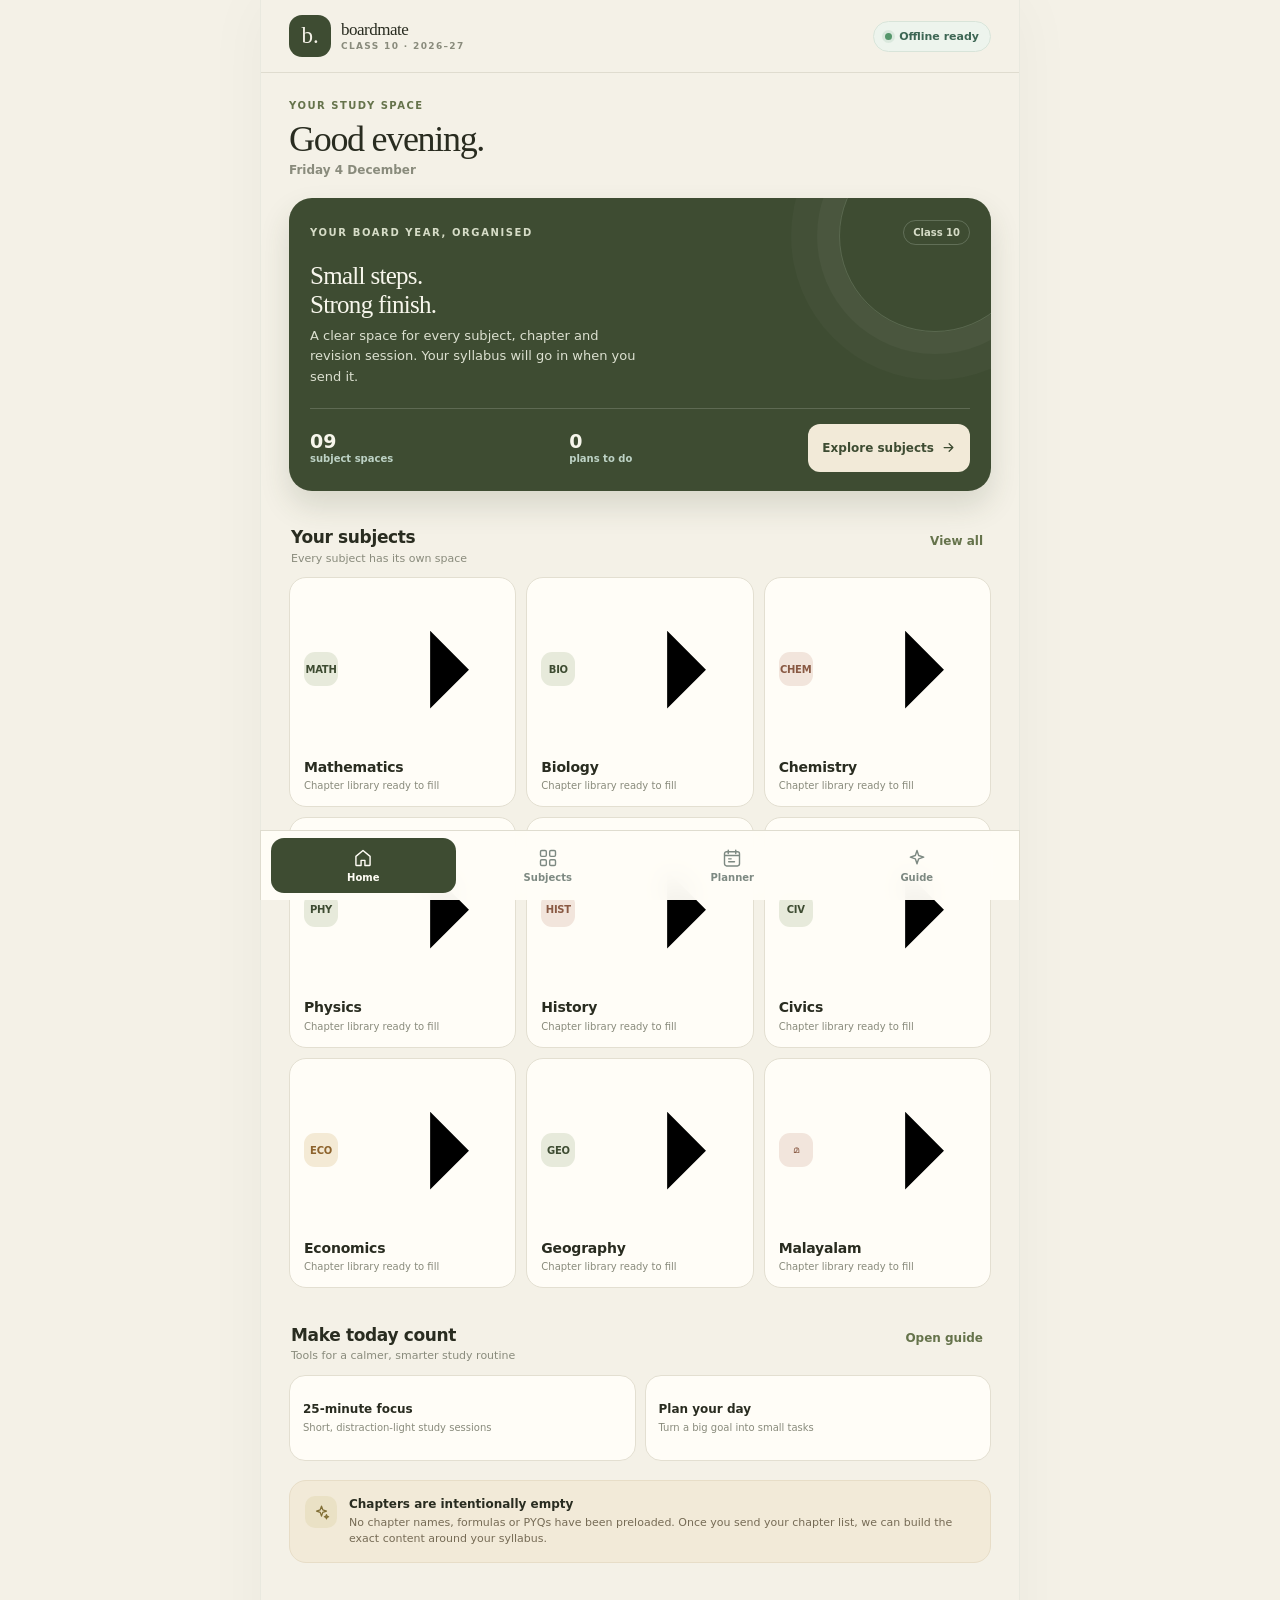
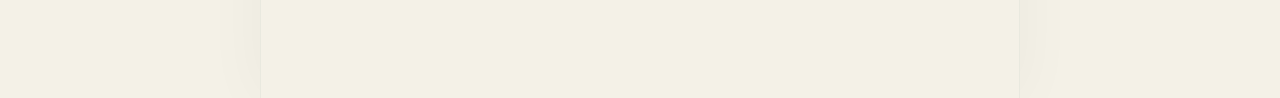
<file: index.html>
<!doctype html>
<html lang="en">
<head>
  <meta charset="utf-8">
  <meta name="viewport" content="width=device-width, initial-scale=1, viewport-fit=cover">
  <meta name="theme-color" content="#3e4c32">
  <meta name="description" content="A mobile-first Class 10 board-exam companion with subject workspaces, a planner, focus timer and practical exam guides.">
  <meta name="application-name" content="Boardmate">
  <meta name="mobile-web-app-capable" content="yes">
  <meta name="apple-mobile-web-app-capable" content="yes">
  <meta name="apple-mobile-web-app-status-bar-style" content="default">
  <link rel="manifest" href="./manifest.webmanifest">
  <link rel="icon" href="./assets/icon.svg" type="image/svg+xml">
  <link rel="apple-touch-icon" href="./assets/icon-192.png">
  <link rel="stylesheet" href="./styles.css">
  <title>Boardmate — Your board prep, organised</title>
</head>
<body>
  <div class="app-shell">
    <header class="topbar">
      <a class="brand" href="#home" aria-label="Boardmate home" data-nav="home">
        <span class="brand-mark" aria-hidden="true">
          <svg viewBox="0 0 32 32" focusable="false"><path d="M7 6.5c3.6-1.1 6.7-.5 9 1.3 2.3-1.8 5.4-2.4 9-1.3v18c-3.6-1.1-6.7-.5-9 1.3-2.3-1.8-5.4-2.4-9-1.3z"/><path d="M16 8v17.8M10.5 11.2c1.6-.2 3 .1 4.2.8M21.5 11.2c-1.6-.2-3 .1-4.2.8"/></svg>
        </span>
        <span class="brand-copy"><strong>boardmate</strong><small>CLASS 10 · 2026–27</small></span>
      </a>
      <span class="offline-pill"><span class="status-dot"></span> Offline ready</span>
    </header>

    <main id="app" class="main-content" tabindex="-1" aria-live="off">
      <section class="loading-state" aria-label="Loading Boardmate">
        <span class="loading-mark">b.</span>
        <p>Getting your study space ready…</p>
      </section>
    </main>

    <nav class="bottom-nav" aria-label="Main navigation">
      <button class="nav-item is-active" type="button" data-nav="home" aria-current="page">
        <svg viewBox="0 0 24 24" aria-hidden="true"><path d="m3.5 10 8.5-7 8.5 7v10a1 1 0 0 1-1 1h-5.2v-6.2h-4.6V21H4.5a1 1 0 0 1-1-1z"/></svg>
        <span>Home</span>
      </button>
      <button class="nav-item" type="button" data-nav="subjects">
        <svg viewBox="0 0 24 24" aria-hidden="true"><rect x="3" y="3" width="7" height="7" rx="1.5"/><rect x="14" y="3" width="7" height="7" rx="1.5"/><rect x="3" y="14" width="7" height="7" rx="1.5"/><rect x="14" y="14" width="7" height="7" rx="1.5"/></svg>
        <span>Subjects</span>
      </button>
      <button class="nav-item" type="button" data-nav="planner">
        <svg viewBox="0 0 24 24" aria-hidden="true"><rect x="3" y="4.5" width="18" height="17" rx="2.5"/><path d="M7.5 2.5v4M16.5 2.5v4M3.5 9h17M8 13h3M8 16.5h7"/></svg>
        <span>Planner</span>
      </button>
      <button class="nav-item" type="button" data-nav="guide"><svg viewBox="0 0 24 24" aria-hidden="true"><path d="m12 3 2 6 6 2-6 2-2 6-2-6-6-2 6-2z"/></svg><span>Guide</span></button>
    </nav>
  </div>

  <div id="toast" class="toast" role="status" aria-live="polite"></div>
  <script src="./app.js" defer></script>
</body>
</html>
</file>
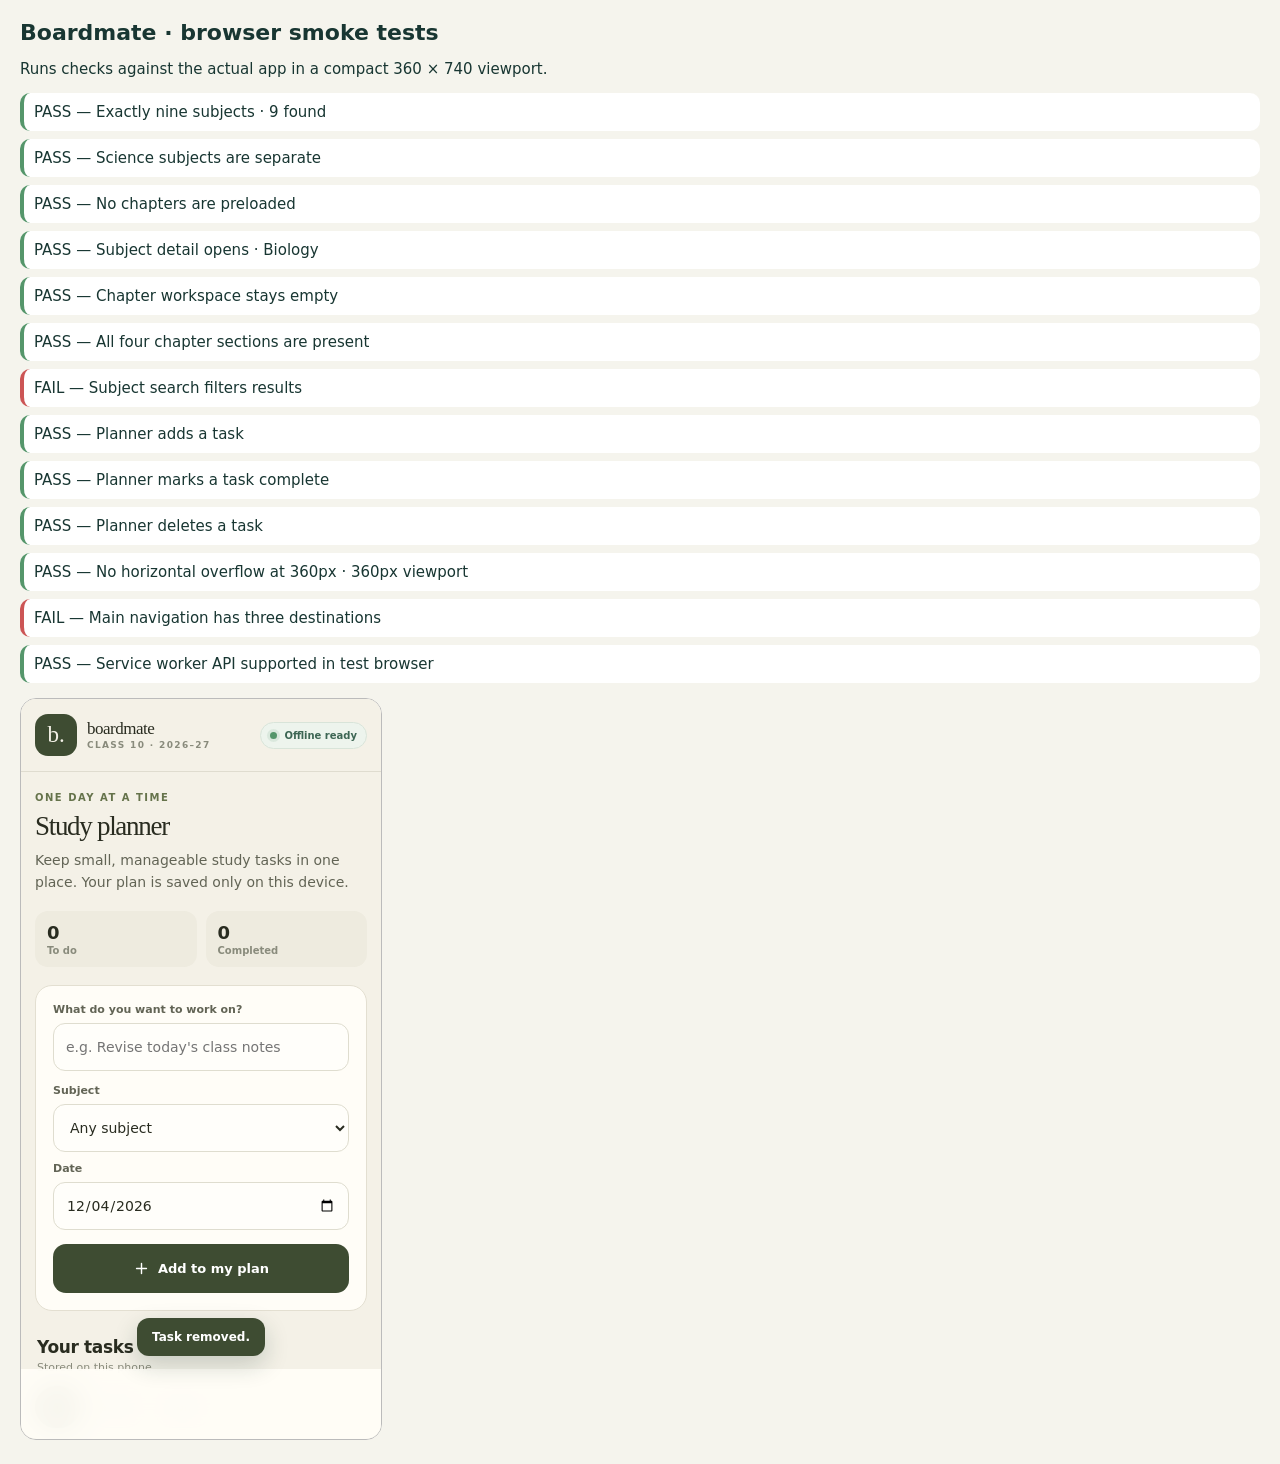
<file: tests/browser-smoke.html>
<!doctype html>
<html lang="en">
<head><meta charset="utf-8"><meta name="viewport" content="width=device-width,initial-scale=1"><title>Boardmate browser smoke tests</title>
<style>body{font:15px system-ui,sans-serif;margin:20px;background:#f5f4ed;color:#183632}h1{font-size:22px}#results{padding:0;list-style:none}li{margin:8px 0;padding:10px;border-radius:10px;background:#fff}li.pass{border-left:4px solid #55966b}li.fail{border-left:4px solid #c55}iframe{width:360px;height:740px;border:1px solid #bbb;border-radius:16px;background:white}small{color:#60726a}</style></head>
<body>
<h1>Boardmate · browser smoke tests</h1>
<p>Runs checks against the actual app in a compact 360 × 740 viewport.</p>
<ul id="results" aria-live="polite"></ul>
<iframe id="app-frame" src="../index.html"></iframe>
<script>
(() => {
  const out = document.getElementById('results');
  const report = (name, ok, detail = '') => {
    const li = document.createElement('li'); li.className = ok ? 'pass' : 'fail';
    li.textContent = `${ok ? 'PASS' : 'FAIL'} — ${name}${detail ? ` · ${detail}` : ''}`; out.appendChild(li);
  };
  const frame = document.getElementById('app-frame');
  frame.addEventListener('load', () => {
    const win = frame.contentWindow, doc = frame.contentDocument;
    const api = win.__BOARDMATE_TEST__;
    if (!api) { report('App test API available', false); return; }
    const subjects = api.subjects();
    report('Exactly nine subjects', subjects.length === 9, `${subjects.length} found`);
    report('Science subjects are separate', ['biology','chemistry','physics'].every(id => subjects.some(s => s.id === id)));
    report('No chapters are preloaded', subjects.every(s => s.chapterCount === 0));

    api.openSubject('biology');
    const detail = doc.querySelector('#subject-title')?.textContent;
    const structure = [...doc.querySelectorAll('.template-card strong')].map(el => el.textContent.trim());
    report('Subject detail opens', detail === 'Biology', detail || 'missing title');
    report('Chapter workspace stays empty', /No chapters added yet/i.test(doc.body.textContent));
    report('All four chapter sections are present', ['Value points','Previous year questions','Formula bank & key facts','Quick revision'].every(t => structure.includes(t)));

    api.openView('subjects');
    const search = doc.querySelector('#subject-search');
    search.value = 'chem'; search.dispatchEvent(new win.Event('input', { bubbles: true }));
    report('Subject search filters results', doc.body.textContent.includes('Chemistry') && !doc.body.textContent.includes('Biology'));
    api.openView('planner');
    api.clearTasks();
    api.addTask('Smoke test: revise notes', 'maths', '2026-11-12');
    let task = doc.querySelector('.task-item');
    report('Planner adds a task', !!task && task.textContent.includes('Smoke test: revise notes'));
    task?.querySelector('[data-toggle-task]')?.click();
    report('Planner marks a task complete', api.state().tasks[0]?.done === true);
    task = doc.querySelector('.task-item');
    task?.querySelector('[data-delete-task]')?.click();
    report('Planner deletes a task', api.state().tasks.length === 0);

    const overflow = doc.documentElement.scrollWidth > doc.documentElement.clientWidth;
    report('No horizontal overflow at 360px', !overflow, `${doc.documentElement.clientWidth}px viewport`);
    report('Main navigation has three destinations', doc.querySelectorAll('.nav-item').length === 3);
    report('Service worker API supported in test browser', 'serviceWorker' in win.navigator);
  });
})();
</script>
</body></html>
</file>
<file: styles.css>
:root {
  color-scheme: light;
  --ink: #172d46;
  --ink-soft: #52657b;
  --muted: #78899a;
  --paper: #f1f6fb;
  --surface: #ffffff;
  --surface-soft: #e8f0f8;
  --line: #dce6f0;
  --green: #2876a8;
  --green-dark: #173b5e;
  --mint: #dcecf8;
  --orange: #e56d58;
  --orange-soft: #ffebe5;
  --blue-soft: #e2eff9;
  --yellow-soft: #fff3d4;
  --shadow: 0 14px 34px rgba(24, 54, 50, .07);
  font-family: system-ui, -apple-system, BlinkMacSystemFont, "Segoe UI", sans-serif;
  font-synthesis: none;
  text-rendering: optimizeLegibility;
  -webkit-font-smoothing: antialiased;
  -moz-osx-font-smoothing: grayscale;
}

* { box-sizing: border-box; }
html { min-height: 100%; background: var(--paper); }
body { margin: 0; min-width: 320px; min-height: 100vh; color: var(--ink); background: var(--paper); }
button, input, select { font: inherit; }
button { color: inherit; }
button:focus-visible, a:focus-visible, input:focus-visible, select:focus-visible { outline: 3px solid rgba(229, 109, 88, .7); outline-offset: 3px; }
button:disabled { opacity: .55; cursor: not-allowed; }

.app-shell { width: min(100%, 760px); min-height: 100vh; margin: 0 auto; padding-bottom: calc(86px + env(safe-area-inset-bottom)); background: var(--paper); }
.topbar { position: sticky; z-index: 20; top: 0; display: flex; align-items: center; justify-content: space-between; gap: 12px; min-height: 72px; padding: 12px 20px; border-bottom: 1px solid rgba(228, 230, 220, .85); background: rgba(241, 246, 251, .95); backdrop-filter: blur(12px); }
.brand { display: inline-flex; align-items: center; gap: 10px; min-height: 48px; text-decoration: none; color: inherit; }
.brand-mark { display: grid; width: 42px; height: 42px; place-items: center; border-radius: 14px; background: var(--green-dark); box-shadow: 0 5px 12px rgba(23, 62, 58, .16); }
.brand-mark svg { width: 29px; height: 29px; fill: none; stroke: #f5f4ed; stroke-width: 1.55; stroke-linecap: round; stroke-linejoin: round; }
.brand-copy { display: grid; gap: 1px; }
.brand-copy strong { font-size: 17px; line-height: 1.1; letter-spacing: -.5px; font-weight: 780; }
.brand-copy small { color: var(--muted); font-size: 9px; font-weight: 800; letter-spacing: 1.35px; }
.offline-pill { display: inline-flex; align-items: center; gap: 7px; padding: 8px 11px; border: 1px solid #d8e4d9; border-radius: 999px; background: #edf4ed; color: #3d6654; font-size: 11px; font-weight: 720; white-space: nowrap; }
.status-dot { width: 7px; height: 7px; border-radius: 50%; background: #55966b; box-shadow: 0 0 0 3px rgba(85, 150, 107, .12); }
.main-content { padding: 20px 18px 30px; }
.loading-state { min-height: 60vh; display: grid; align-content: center; justify-items: center; color: var(--muted); text-align: center; }
.loading-mark { display: grid; width: 54px; height: 54px; place-items: center; border-radius: 18px; color: white; background: var(--green-dark); font-size: 25px; font-weight: 800; }

.eyebrow { margin: 0 0 8px; color: var(--green); font-size: 10px; font-weight: 820; letter-spacing: 1.6px; text-transform: uppercase; }
.page-heading { margin: 0; font-size: clamp(27px, 7vw, 36px); line-height: 1.12; letter-spacing: -1.3px; font-weight: 780; }
.page-subtitle { max-width: 440px; margin: 9px 0 0; color: var(--ink-soft); font-size: 14px; line-height: 1.55; }
.greeting-row { display: flex; align-items: flex-start; justify-content: space-between; gap: 12px; }
.date-label { margin: 4px 0 0; color: var(--muted); font-size: 12px; font-weight: 600; }
.hero-card { position: relative; overflow: hidden; margin-top: 21px; padding: 22px 21px 19px; border-radius: 24px; color: #f7f6ec; background: var(--green-dark); box-shadow: 0 14px 28px rgba(23, 62, 58, .15); }
.hero-card::after { position: absolute; right: -40px; top: -58px; width: 190px; height: 190px; border: 1px solid rgba(237, 244, 231, .16); border-radius: 50%; content: ""; box-shadow: 0 0 0 22px rgba(237, 244, 231, .035), 0 0 0 48px rgba(237, 244, 231, .025); pointer-events: none; }
.hero-topline { display: flex; align-items: center; justify-content: space-between; gap: 10px; }
.hero-label { color: #b8d1c4; font-size: 10px; font-weight: 820; letter-spacing: 1.6px; text-transform: uppercase; }
.hero-mini-tag { padding: 6px 9px; border: 1px solid rgba(225, 240, 227, .21); border-radius: 999px; color: #dcebe2; font-size: 10px; font-weight: 700; }
.hero-title { position: relative; z-index: 1; max-width: 330px; margin: 16px 0 7px; font-size: 25px; line-height: 1.16; letter-spacing: -.7px; }
.hero-copy { position: relative; z-index: 1; max-width: 340px; margin: 0; color: #d5e2d8; font-size: 13px; line-height: 1.55; }
.hero-bottom { display: flex; align-items: center; justify-content: space-between; gap: 10px; margin-top: 21px; padding-top: 15px; border-top: 1px solid rgba(237, 244, 231, .18); }
.hero-stat { display: grid; gap: 2px; }
.hero-stat strong { font-size: 19px; line-height: 1; }
.hero-stat span { color: #bdd2c5; font-size: 10px; font-weight: 650; }
.hero-cta { position: relative; z-index: 1; display: inline-flex; align-items: center; justify-content: center; gap: 7px; min-height: 48px; padding: 0 14px; border: 0; border-radius: 13px; color: var(--green-dark); background: #f1f2e9; font-size: 12px; font-weight: 800; cursor: pointer; }
.hero-cta svg { width: 15px; height: 15px; fill: none; stroke: currentColor; stroke-width: 2; stroke-linecap: round; stroke-linejoin: round; }

.section-heading { display: flex; align-items: end; justify-content: space-between; gap: 12px; margin: 26px 2px 12px; }
.section-heading h2 { margin: 0; font-size: 17px; line-height: 1.2; letter-spacing: -.35px; }
.section-heading p { margin: 4px 0 0; color: var(--muted); font-size: 11px; }
.text-button { min-height: 48px; padding: 0 6px; border: 0; color: var(--green); background: transparent; font-size: 12px; font-weight: 800; cursor: pointer; }
.subject-grid { display: grid; grid-template-columns: repeat(2, minmax(0, 1fr)); gap: 10px; }
.subject-card { position: relative; display: flex; min-width: 0; min-height: 112px; flex-direction: column; align-items: flex-start; justify-content: space-between; gap: 12px; padding: 14px; border: 1px solid var(--line); border-radius: 18px; background: var(--surface); text-align: left; cursor: pointer; transition: transform .16s ease, box-shadow .16s ease, border-color .16s ease; }
.subject-card:active { transform: scale(.985); }
@media (hover:hover) { .subject-card:hover { transform: translateY(-2px); border-color: #cbd9ce; box-shadow: var(--shadow); } }
.subject-card-top { display: flex; width: 100%; align-items: center; justify-content: space-between; gap: 8px; }
.subject-icon { display: grid; width: 34px; height: 34px; flex: 0 0 auto; place-items: center; border-radius: 11px; color: var(--green-dark); background: var(--mint); font-size: 10px; font-weight: 850; letter-spacing: -.3px; }
.subject-icon.orange { color: #8a4d32; background: var(--orange-soft); }
.subject-icon.blue { color: #3a5f6b; background: var(--blue-soft); }
.subject-icon.yellow { color: #796533; background: var(--yellow-soft); }
.card-arrow { width: 17px; height: 17px; fill: none; stroke: #96a29b; stroke-width: 1.8; stroke-linecap: round; stroke-linejoin: round; }
.subject-card-copy { display: block; }
.subject-card-copy strong { display: block; margin: 0; font-size: 14px; line-height: 1.15; font-weight: 760; letter-spacing: -.2px; }
.subject-card-copy small { display: block; margin-top: 4px; color: var(--muted); font-size: 10px; line-height: 1.3; }

.info-strip { display: flex; align-items: flex-start; gap: 12px; margin-top: 19px; padding: 15px; border: 1px solid #e4dfcc; border-radius: 17px; background: #f5f0df; }
.info-icon { display: grid; width: 32px; height: 32px; flex: 0 0 auto; place-items: center; border-radius: 10px; color: #806e35; background: #eae1c5; }
.info-icon svg { width: 17px; height: 17px; fill: none; stroke: currentColor; stroke-width: 1.8; stroke-linecap: round; stroke-linejoin: round; }
.info-strip strong { display: block; margin: 1px 0 4px; font-size: 12px; }
.info-strip p { margin: 0; color: #746c53; font-size: 11px; line-height: 1.45; }

.search-wrap { position: relative; margin-top: 19px; }
.search-wrap svg { position: absolute; left: 15px; top: 50%; width: 18px; height: 18px; transform: translateY(-50%); fill: none; stroke: #77857d; stroke-width: 1.8; stroke-linecap: round; }
.search-input { width: 100%; min-height: 50px; padding: 0 15px 0 43px; border: 1px solid var(--line); border-radius: 15px; outline: none; color: var(--ink); background: #fff; font-size: 14px; }
.search-input::placeholder { color: #929b95; }
.group-label { margin: 23px 2px 10px; color: var(--muted); font-size: 10px; font-weight: 830; letter-spacing: 1.5px; text-transform: uppercase; }
.empty-search { margin-top: 16px; padding: 24px 18px; border: 1px dashed #d5dacf; border-radius: 18px; color: var(--muted); text-align: center; font-size: 13px; }

.back-button { display: inline-flex; align-items: center; gap: 7px; min-height: 48px; margin: -4px 0 13px; padding: 0 8px 0 0; border: 0; color: var(--green); background: transparent; font-size: 12px; font-weight: 800; cursor: pointer; }
.back-button svg { width: 17px; height: 17px; fill: none; stroke: currentColor; stroke-width: 2; stroke-linecap: round; stroke-linejoin: round; }
.subject-hero { display: flex; align-items: center; gap: 14px; padding: 17px; border: 1px solid var(--line); border-radius: 20px; background: #fff; }
.subject-hero .subject-icon { width: 52px; height: 52px; border-radius: 16px; font-size: 13px; }
.subject-hero h1 { margin: 0; font-size: 23px; letter-spacing: -.7px; line-height: 1.1; }
.subject-hero p { margin: 6px 0 0; color: var(--muted); font-size: 12px; }
.chapter-empty { margin-top: 17px; padding: 22px 17px 19px; border: 1px dashed #d2d9ce; border-radius: 20px; background: rgba(255,255,255,.55); text-align: center; }
.empty-illustration { display: grid; width: 54px; height: 54px; margin: 0 auto 13px; place-items: center; border-radius: 18px; color: var(--green); background: var(--mint); }
.empty-illustration svg { width: 27px; height: 27px; fill: none; stroke: currentColor; stroke-width: 1.7; stroke-linecap: round; stroke-linejoin: round; }
.chapter-empty h2 { margin: 0; font-size: 16px; letter-spacing: -.3px; }
.chapter-empty p { max-width: 310px; margin: 7px auto 0; color: var(--muted); font-size: 12px; line-height: 1.55; }
.ready-tag { display: inline-flex; align-items: center; gap: 6px; margin-top: 13px; padding: 6px 10px; border-radius: 999px; color: #40694f; background: #e7f0e5; font-size: 10px; font-weight: 780; }
.ready-tag span { width: 6px; height: 6px; border-radius: 50%; background: #5b996a; }
.template-heading { margin-top: 23px; }
.template-grid { display: grid; grid-template-columns: repeat(2, minmax(0, 1fr)); gap: 9px; }
.template-card { display: flex; min-height: 96px; align-items: flex-start; gap: 10px; padding: 13px 11px; border: 1px solid var(--line); border-radius: 16px; background: #fff; text-align: left; cursor: pointer; }
.template-card:active { transform: scale(.99); }
.template-icon { display: grid; width: 31px; height: 31px; flex: 0 0 auto; place-items: center; border-radius: 10px; color: var(--green); background: var(--mint); }
.template-card:nth-child(2) .template-icon { color: #8a4d32; background: var(--orange-soft); }
.template-card:nth-child(3) .template-icon { color: #3a5f6b; background: var(--blue-soft); }
.template-card:nth-child(4) .template-icon { color: #796533; background: var(--yellow-soft); }
.template-icon svg { width: 16px; height: 16px; fill: none; stroke: currentColor; stroke-width: 1.8; stroke-linecap: round; stroke-linejoin: round; }
.template-card strong { display: block; margin: 1px 0 4px; font-size: 11px; line-height: 1.25; }
.template-card small { display: block; color: var(--muted); font-size: 10px; line-height: 1.35; }
.small-note { margin: 11px 2px 0; color: var(--muted); font-size: 10px; line-height: 1.5; }

.planner-card { margin-top: 18px; padding: 17px; border: 1px solid var(--line); border-radius: 19px; background: #fff; }
.form-label { display: block; margin: 0 0 7px; color: var(--ink-soft); font-size: 11px; font-weight: 750; }
.form-control { width: 100%; min-height: 48px; padding: 11px 12px; border: 1px solid #dfe4da; border-radius: 12px; color: var(--ink); background: #fff; font-size: 14px; }
.form-control:focus { border-color: var(--green); outline: 3px solid rgba(40, 118, 168, .14); }
.form-row { display: grid; grid-template-columns: 1fr 1fr; gap: 10px; margin-top: 13px; }
.primary-button { display: inline-flex; width: 100%; min-height: 49px; align-items: center; justify-content: center; gap: 8px; margin-top: 14px; padding: 0 15px; border: 0; border-radius: 13px; color: #fff; background: var(--green); font-size: 13px; font-weight: 800; cursor: pointer; }
.primary-button svg { width: 17px; height: 17px; fill: none; stroke: currentColor; stroke-width: 2; stroke-linecap: round; stroke-linejoin: round; }
.task-list { display: grid; gap: 9px; margin-top: 15px; }
.task-item { display: flex; align-items: flex-start; gap: 11px; padding: 13px; border: 1px solid var(--line); border-radius: 14px; background: #fff; }
.task-check { display: grid; width: 48px; height: 48px; flex: 0 0 auto; place-items: center; margin-top: 1px; border: 1.5px solid #b9c7bc; border-radius: 8px; background: #fff; cursor: pointer; }
.task-check svg { width: 15px; height: 15px; fill: none; stroke: currentColor; stroke-width: 2.3; stroke-linecap: round; stroke-linejoin: round; }
.task-copy { min-width: 0; flex: 1; }
.task-copy strong { display: block; overflow-wrap: anywhere; font-size: 12px; line-height: 1.4; }
.task-meta { display: block; margin-top: 4px; color: var(--muted); font-size: 10px; }
.task-item.is-done .task-check { border-color: var(--green); color: #fff; background: var(--green); }
.task-item.is-done .task-copy strong { color: #849088; text-decoration: line-through; }
.delete-task { display: grid; width: 48px; height: 48px; flex: 0 0 auto; place-items: center; margin: -5px -5px 0 0; border: 0; border-radius: 9px; color: #8a9690; background: transparent; cursor: pointer; }
.delete-task svg { width: 16px; height: 16px; fill: none; stroke: currentColor; stroke-width: 1.8; stroke-linecap: round; stroke-linejoin: round; }
.planner-empty { margin-top: 15px; padding: 20px 14px; border-radius: 15px; color: var(--muted); background: var(--surface-soft); text-align: center; font-size: 12px; line-height: 1.5; }
.planner-summary { display: flex; gap: 9px; margin-top: 17px; }
.summary-chip { flex: 1; padding: 11px 12px; border-radius: 13px; background: #e7eee7; }
.summary-chip strong { display: block; font-size: 18px; }
.summary-chip span { display: block; margin-top: 2px; color: var(--muted); font-size: 10px; font-weight: 650; }

.modal-backdrop { position: fixed; z-index: 80; inset: 0; display: grid; align-items: end; padding: 15px; background: rgba(20, 38, 34, .42); }
.modal-sheet { width: min(100%, 520px); margin: 0 auto; padding: 21px; border: 1px solid rgba(255,255,255,.65); border-radius: 23px; background: #fff; box-shadow: 0 22px 55px rgba(12, 31, 27, .2); animation: rise-in .2s ease-out; }
.modal-top { display: flex; align-items: center; justify-content: space-between; gap: 12px; }
.modal-top h2 { margin: 0; font-size: 18px; letter-spacing: -.45px; }
.modal-close { display: grid; width: 48px; height: 48px; place-items: center; border: 0; border-radius: 12px; color: var(--ink-soft); background: var(--surface-soft); cursor: pointer; }
.modal-close svg { width: 18px; height: 18px; fill: none; stroke: currentColor; stroke-width: 2; stroke-linecap: round; }
.modal-sheet p { margin: 10px 0 0; color: var(--ink-soft); font-size: 13px; line-height: 1.6; }
.toast { position: fixed; z-index: 100; right: 18px; bottom: calc(83px + env(safe-area-inset-bottom)); left: 18px; width: fit-content; max-width: min(440px, calc(100% - 36px)); margin: 0 auto; padding: 12px 15px; border-radius: 12px; color: #fff; background: #245c83; box-shadow: 0 9px 24px rgba(20, 48, 41, .2); font-size: 12px; font-weight: 700; opacity: 0; transform: translateY(8px); pointer-events: none; transition: opacity .18s ease, transform .18s ease; }
.toast.is-visible { opacity: 1; transform: translateY(0); }

.bottom-nav { position: fixed; z-index: 30; right: 0; bottom: 0; left: 0; display: grid; grid-template-columns: repeat(4, 1fr); width: min(100%, 760px); min-height: calc(70px + env(safe-area-inset-bottom)); margin: 0 auto; padding: 7px 10px calc(7px + env(safe-area-inset-bottom)); border-top: 1px solid #e1e4da; background: rgba(255, 255, 251, .96); backdrop-filter: blur(14px); }
.nav-item { display: flex; min-height: 50px; flex-direction: column; align-items: center; justify-content: center; gap: 4px; border: 0; border-radius: 13px; color: #7d8982; background: transparent; font-size: 10px; font-weight: 720; cursor: pointer; }
.nav-item svg { width: 20px; height: 20px; fill: none; stroke: currentColor; stroke-width: 1.7; stroke-linecap: round; stroke-linejoin: round; }
.nav-item.is-active { color: var(--green-dark); background: #eaf1e9; }

@keyframes rise-in { from { opacity: .7; transform: translateY(12px); } to { opacity: 1; transform: translateY(0); } }
@media (min-width: 600px) {
  .app-shell { min-height: 100vh; padding-bottom: 100px; border-right: 1px solid #e9e9df; border-left: 1px solid #e9e9df; box-shadow: 0 0 60px rgba(24,54,50,.04); }
  .topbar { padding-right: 28px; padding-left: 28px; }
  .main-content { padding: 27px 28px 35px; }
  .subject-grid { grid-template-columns: repeat(3, minmax(0, 1fr)); }
  .template-grid { grid-template-columns: repeat(4, minmax(0, 1fr)); }
  .bottom-nav { border-right: 1px solid #e1e4da; border-left: 1px solid #e1e4da; }
}
@media (max-width: 370px) {
  .main-content { padding-right: 14px; padding-left: 14px; }
  .topbar { padding-right: 14px; padding-left: 14px; }
  .offline-pill { padding: 7px 9px; font-size: 10px; }
  .subject-card { min-height: 105px; padding: 12px; }
  .form-row { grid-template-columns: 1fr; }
}
@media (prefers-reduced-motion: reduce) {
  *, *::before, *::after { scroll-behavior: auto !important; animation-duration: .01ms !important; animation-iteration-count: 1 !important; transition-duration: .01ms !important; }
}

.guide-hero{margin-top:18px;padding:19px;border-radius:22px;color:#fff;background:linear-gradient(135deg,#1e527a,#2876a8);box-shadow:0 14px 28px rgba(23,59,94,.14)}.guide-hero h2{margin:0;font-size:21px;letter-spacing:-.6px}.guide-hero p{margin:8px 0 0;color:#e2f1fb;font-size:12px;line-height:1.55}.focus-clock{display:grid;justify-items:center;gap:12px;margin-top:17px;padding:20px 14px;border:1px solid var(--line);border-radius:20px;background:#fff}.clock-face{display:grid;width:150px;height:150px;place-items:center;border:8px solid #dcecf8;border-radius:50%;color:#173b5e;background:#f7fbff;font-size:34px;font-weight:820;font-variant-numeric:tabular-nums}.clock-caption{color:var(--muted);font-size:11px;font-weight:700}.clock-actions{display:flex;width:100%;gap:9px}.clock-actions button{flex:1;min-height:48px;border:0;border-radius:13px;color:#fff;background:var(--green);font-size:12px;font-weight:800}.clock-actions .secondary{color:var(--ink);background:#e8f0f8}.guide-grid{display:grid;gap:10px;margin-top:14px}.guide-card{padding:15px;border:1px solid var(--line);border-radius:17px;background:#fff}.guide-card h3{margin:0;font-size:14px}.guide-card p,.guide-card ul{margin:7px 0 0;color:var(--ink-soft);font-size:12px;line-height:1.65}.guide-card ul{padding-left:18px}.tip-label{display:inline-block;margin-bottom:7px;color:#2876a8;font-size:9px;font-weight:850;letter-spacing:1.1px;text-transform:uppercase}.quick-link-grid{display:grid;grid-template-columns:repeat(2,minmax(0,1fr));gap:9px;margin-top:13px}.quick-link{min-height:86px;padding:13px;border:1px solid var(--line);border-radius:16px;background:#fff;text-align:left}.quick-link strong{display:block;font-size:12px}.quick-link small{display:block;margin-top:5px;color:var(--muted);font-size:10px;line-height:1.4}@media(min-width:600px){.guide-grid{grid-template-columns:repeat(2,minmax(0,1fr))}}

/* Grain-inspired visual refresh: warm cream, olive and amber */
:root{
  color-scheme:light;
  --ink:#292c20;--ink-soft:#626455;--muted:#898b7c;
  --paper:#f4f1e7;--surface:#fffdf7;--surface-soft:#eeebdf;--line:#e3dfd1;
  --green:#65734b;--green-dark:#3e4c32;--mint:#e7eadb;
  --orange:#ad725b;--orange-soft:#f2e5dc;--blue-soft:#e7eadb;--yellow-soft:#f4ead5;
  --shadow:0 14px 36px rgba(59,61,43,.08);
  font-family:Inter,ui-sans-serif,system-ui,-apple-system,"Segoe UI",sans-serif;
}
html,body,.app-shell{background:var(--paper);color:var(--ink)}
.topbar{background:rgba(244,241,231,.94);border-color:#dfdccf}
.brand-mark{background:var(--green-dark);border-radius:13px;box-shadow:none;color:#f4f1e7}
.brand-mark svg{display:none}
.brand-mark:after{content:"b.";font-family:Georgia,serif;font-size:23px}
.brand-copy strong,.page-heading,.hero-title,.hero-card h2,.subject-hero h1,.guide-hero h2,.guide-card h3,.clock-face,.modal-top h2{font-family:Georgia,"Times New Roman",serif;font-weight:500}
.eyebrow,.group-label,.tip-label{color:var(--green);letter-spacing:1.5px}
.hero-card,.guide-hero{background:var(--green-dark);box-shadow:0 15px 30px rgba(56,69,43,.15)}
.hero-card{border-radius:23px}
.hero-label,.hero-mini-tag{color:#d6dcc7}
.hero-copy,.guide-hero p{color:#dce0d0}
.hero-cta{background:#f2ead8;color:var(--green-dark);border-radius:12px}
.subject-card,.subject-hero,.template-card,.planner-card,.task-item,.guide-card,.focus-clock{background:var(--surface);border-color:var(--line);border-radius:17px}
.subject-card{min-height:116px}
.subject-icon{background:var(--mint);color:var(--green-dark)}
.subject-icon.orange,.template-card:nth-child(2) .template-icon{background:var(--orange-soft);color:#895943}
.subject-icon.blue,.template-card:nth-child(3) .template-icon{background:var(--mint);color:var(--green-dark)}
.subject-icon.yellow,.template-card:nth-child(4) .template-icon{background:var(--yellow-soft);color:#8d632c}
.info-strip{background:#f2ead8;border-color:#e7ddc7}
.info-strip p{color:#766b55}
.search-input,.form-control{background:#fffefa;border-color:#dfddcf}
.primary-button,.nav-item.is-active,.task-item.is-done .task-check{background:var(--green-dark)}
.nav-item.is-active{color:#fffdf5}
.bottom-nav{background:rgba(255,253,247,.95);border-color:#dfdccf}
.summary-chip,.planner-empty{background:var(--surface-soft)}
.modal-backdrop{background:rgba(37,40,29,.45);backdrop-filter:blur(4px)}
.modal-sheet{background:var(--surface);border-color:rgba(255,255,255,.7)}
.toast{background:var(--green-dark)}
.quick-link{background:var(--surface);border-color:var(--line)}
.guide-hero{border-radius:21px}
.focus-clock{background:var(--surface)}
.clock-face{border-color:#e7eadb;background:#f8f7ef;color:var(--green-dark)}
.clock-actions button{background:var(--green-dark);color:#fffdf5}
.clock-actions .secondary{background:#eeebdf;color:var(--ink)}
.guide-card{padding:16px}
.guide-card h3{font-size:16px}
.filter-pills{display:flex;gap:7px;margin:10px 0 13px}
.filter-pill{min-height:42px;padding:0 14px;border:1px solid var(--line);border-radius:99px;background:transparent;color:var(--ink-soft);font-size:10px;font-weight:750}
.filter-pill.active{border-color:var(--green-dark);background:var(--green-dark);color:#fffdf5}
.text-button{color:var(--green)}
.task-check,.delete-task{min-width:44px;min-height:44px}
button:focus-visible,a:focus-visible,input:focus-visible,select:focus-visible{outline-color:rgba(193,139,59,.7)}
@media(max-width:370px){.hero-title{font-size:23px}.hero-bottom{gap:8px}.hero-cta{padding-inline:10px}}
</file>
